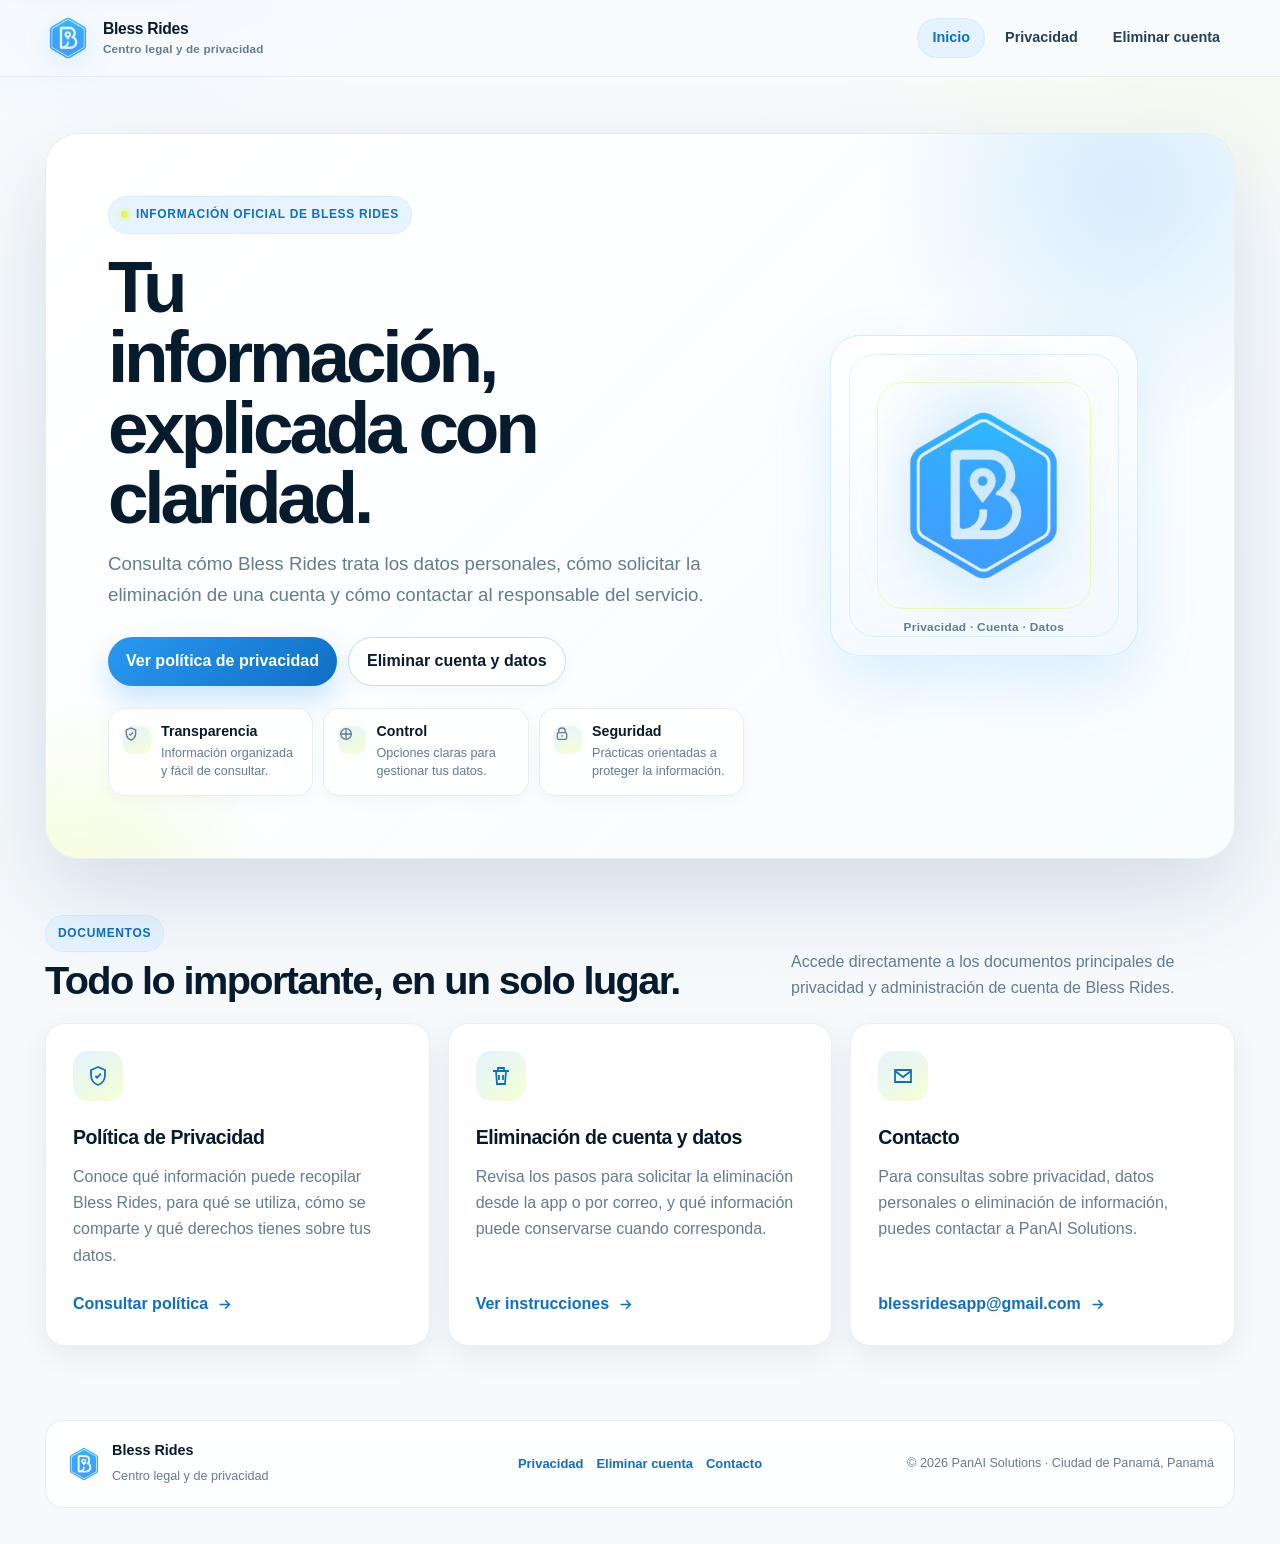
<file: index.html>
<!doctype html>
<html lang="es">
<head>
  <meta charset="utf-8">
  <meta name="viewport" content="width=device-width, initial-scale=1">
  <meta name="description" content="Centro legal y de privacidad de Bless Rides. Consulta la política de privacidad, la eliminación de cuenta y los canales de contacto.">
  <meta name="theme-color" content="#2A99F2">
  <meta name="color-scheme" content="light">
  <meta name="robots" content="index,follow">
  <title>Centro Legal y de Privacidad | Bless Rides</title>
  <link rel="icon" type="image/png" sizes="16x16" href="assets/favicon-16.png">
  <link rel="icon" type="image/png" sizes="32x32" href="assets/favicon-32.png">
  <link rel="icon" type="image/png" sizes="64x64" href="assets/favicon-64.png">
  <link rel="apple-touch-icon" href="assets/apple-touch-icon.png">
  <link rel="manifest" href="site.webmanifest">
  <link rel="stylesheet" href="style.css">
  <script defer src="site.js"></script>
</head>
<body>
  <a class="skip-link" href="#contenido">Saltar al contenido</a>

  <header class="site-header">
    <div class="container nav">
      <a class="brand" href="index.html" aria-label="Bless Rides, centro legal y de privacidad">
        <img src="assets/bless-logo.png" alt="" width="46" height="46">
        <span class="brand-title">Bless Rides<span class="brand-subtitle">Centro legal y de privacidad</span></span>
      </a>
      <nav class="nav-links" aria-label="Navegación principal">
        <a href="index.html" aria-current="page">Inicio</a>
        <a href="privacy-policy.html">Privacidad</a>
        <a href="account-deletion.html">Eliminar cuenta</a>
      </nav>
    </div>
  </header>

  <main id="contenido">
    <section class="hero">
      <div class="container">
        <div class="hero-shell">
          <div class="hero-copy">
            <span class="eyebrow"><span class="eyebrow-dot" aria-hidden="true"></span>Información oficial de Bless Rides</span>
            <h1>Tu información, explicada con claridad.</h1>
            <p class="hero-lead">Consulta cómo Bless Rides trata los datos personales, cómo solicitar la eliminación de una cuenta y cómo contactar al responsable del servicio.</p>

            <div class="hero-actions">
              <a class="btn btn-primary" href="privacy-policy.html">Ver política de privacidad</a>
              <a class="btn btn-ghost" href="account-deletion.html">Eliminar cuenta y datos</a>
            </div>

            <div class="trust-strip" aria-label="Principios del centro legal">
              <div class="trust-item">
                <span class="trust-icon" aria-hidden="true"><svg viewBox="0 0 24 24"><path d="M12 3 5 6v5c0 4.6 2.9 8.7 7 10 4.1-1.3 7-5.4 7-10V6l-7-3Z"/><path d="m9.4 12 1.7 1.7 3.8-4"/></svg></span>
                <div><strong>Transparencia</strong><span>Información organizada y fácil de consultar.</span></div>
              </div>
              <div class="trust-item">
                <span class="trust-icon" aria-hidden="true"><svg viewBox="0 0 24 24"><path d="M4 12h16M12 4v16"/><circle cx="12" cy="12" r="8"/></svg></span>
                <div><strong>Control</strong><span>Opciones claras para gestionar tus datos.</span></div>
              </div>
              <div class="trust-item">
                <span class="trust-icon" aria-hidden="true"><svg viewBox="0 0 24 24"><path d="M7 10V8a5 5 0 0 1 10 0v2"/><rect x="5" y="10" width="14" height="10" rx="2"/><path d="M12 14v2"/></svg></span>
                <div><strong>Seguridad</strong><span>Prácticas orientadas a proteger la información.</span></div>
              </div>
            </div>
          </div>

          <div class="hero-visual" aria-hidden="true">
            <div class="brand-stage">
              <img src="assets/bless-logo.png" alt="">
              <span class="brand-stage-caption">Privacidad · Cuenta · Datos</span>
            </div>
          </div>
        </div>
      </div>
    </section>

    <section class="section" aria-labelledby="documentos-title">
      <div class="container">
        <div class="section-head">
          <div>
            <span class="eyebrow">Documentos</span>
            <h2 id="documentos-title">Todo lo importante, en un solo lugar.</h2>
          </div>
          <p>Accede directamente a los documentos principales de privacidad y administración de cuenta de Bless Rides.</p>
        </div>

        <div class="cards">
          <article class="card">
            <div class="icon-box" aria-hidden="true"><svg viewBox="0 0 24 24"><path d="M12 3 5 6v5c0 4.6 2.9 8.7 7 10 4.1-1.3 7-5.4 7-10V6l-7-3Z"/><path d="m9.4 12 1.7 1.7 3.8-4"/></svg></div>
            <h3>Política de Privacidad</h3>
            <p>Conoce qué información puede recopilar Bless Rides, para qué se utiliza, cómo se comparte y qué derechos tienes sobre tus datos.</p>
            <a class="card-link" href="privacy-policy.html">Consultar política <svg viewBox="0 0 24 24" fill="none" stroke="currentColor" stroke-width="2"><path d="M5 12h14M13 6l6 6-6 6"/></svg></a>
          </article>

          <article class="card">
            <div class="icon-box" aria-hidden="true"><svg viewBox="0 0 24 24"><path d="M4 7h16M9 7V4h6v3M7 7l1 13h8l1-13M10 11v5M14 11v5"/></svg></div>
            <h3>Eliminación de cuenta y datos</h3>
            <p>Revisa los pasos para solicitar la eliminación desde la app o por correo, y qué información puede conservarse cuando corresponda.</p>
            <a class="card-link" href="account-deletion.html">Ver instrucciones <svg viewBox="0 0 24 24" fill="none" stroke="currentColor" stroke-width="2"><path d="M5 12h14M13 6l6 6-6 6"/></svg></a>
          </article>

          <article class="card">
            <div class="icon-box" aria-hidden="true"><svg viewBox="0 0 24 24"><path d="M4 6h16v12H4z"/><path d="m4 7 8 6 8-6"/></svg></div>
            <h3>Contacto</h3>
            <p>Para consultas sobre privacidad, datos personales o eliminación de información, puedes contactar a PanAI Solutions.</p>
            <a class="card-link" href="mailto:blessridesapp@gmail.com">blessridesapp@gmail.com <svg viewBox="0 0 24 24" fill="none" stroke="currentColor" stroke-width="2"><path d="M5 12h14M13 6l6 6-6 6"/></svg></a>
          </article>
        </div>
      </div>
    </section>
  </main>

  <footer class="site-footer">
    <div class="container footer-shell">
      <div class="footer-brand"><img src="assets/bless-logo.png" alt="" width="36" height="36"><div><strong>Bless Rides</strong><span>Centro legal y de privacidad</span></div></div>
      <div class="footer-links"><a href="privacy-policy.html">Privacidad</a><a href="account-deletion.html">Eliminar cuenta</a><a href="mailto:blessridesapp@gmail.com">Contacto</a></div>
      <div class="footer-meta">© 2026 PanAI Solutions · Ciudad de Panamá, Panamá</div>
    </div>
  </footer>
</body>
</html>
</file>
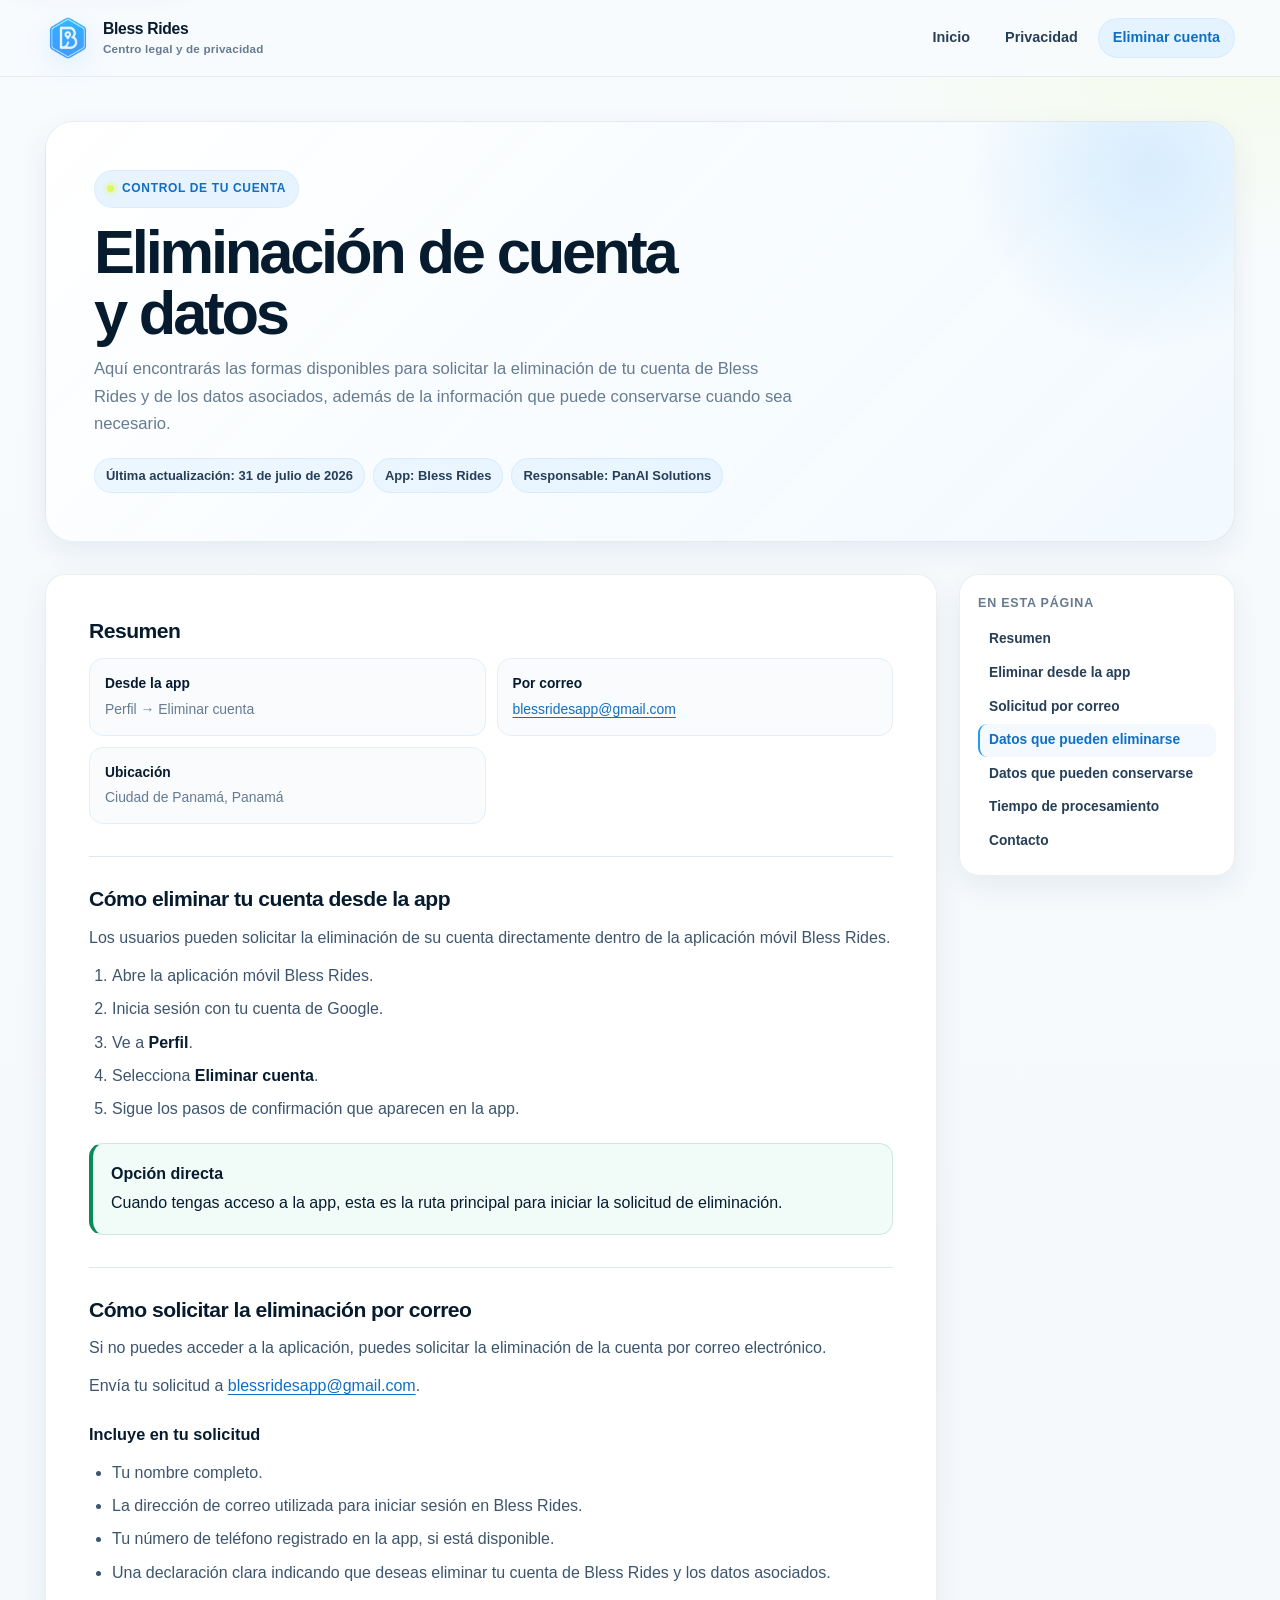
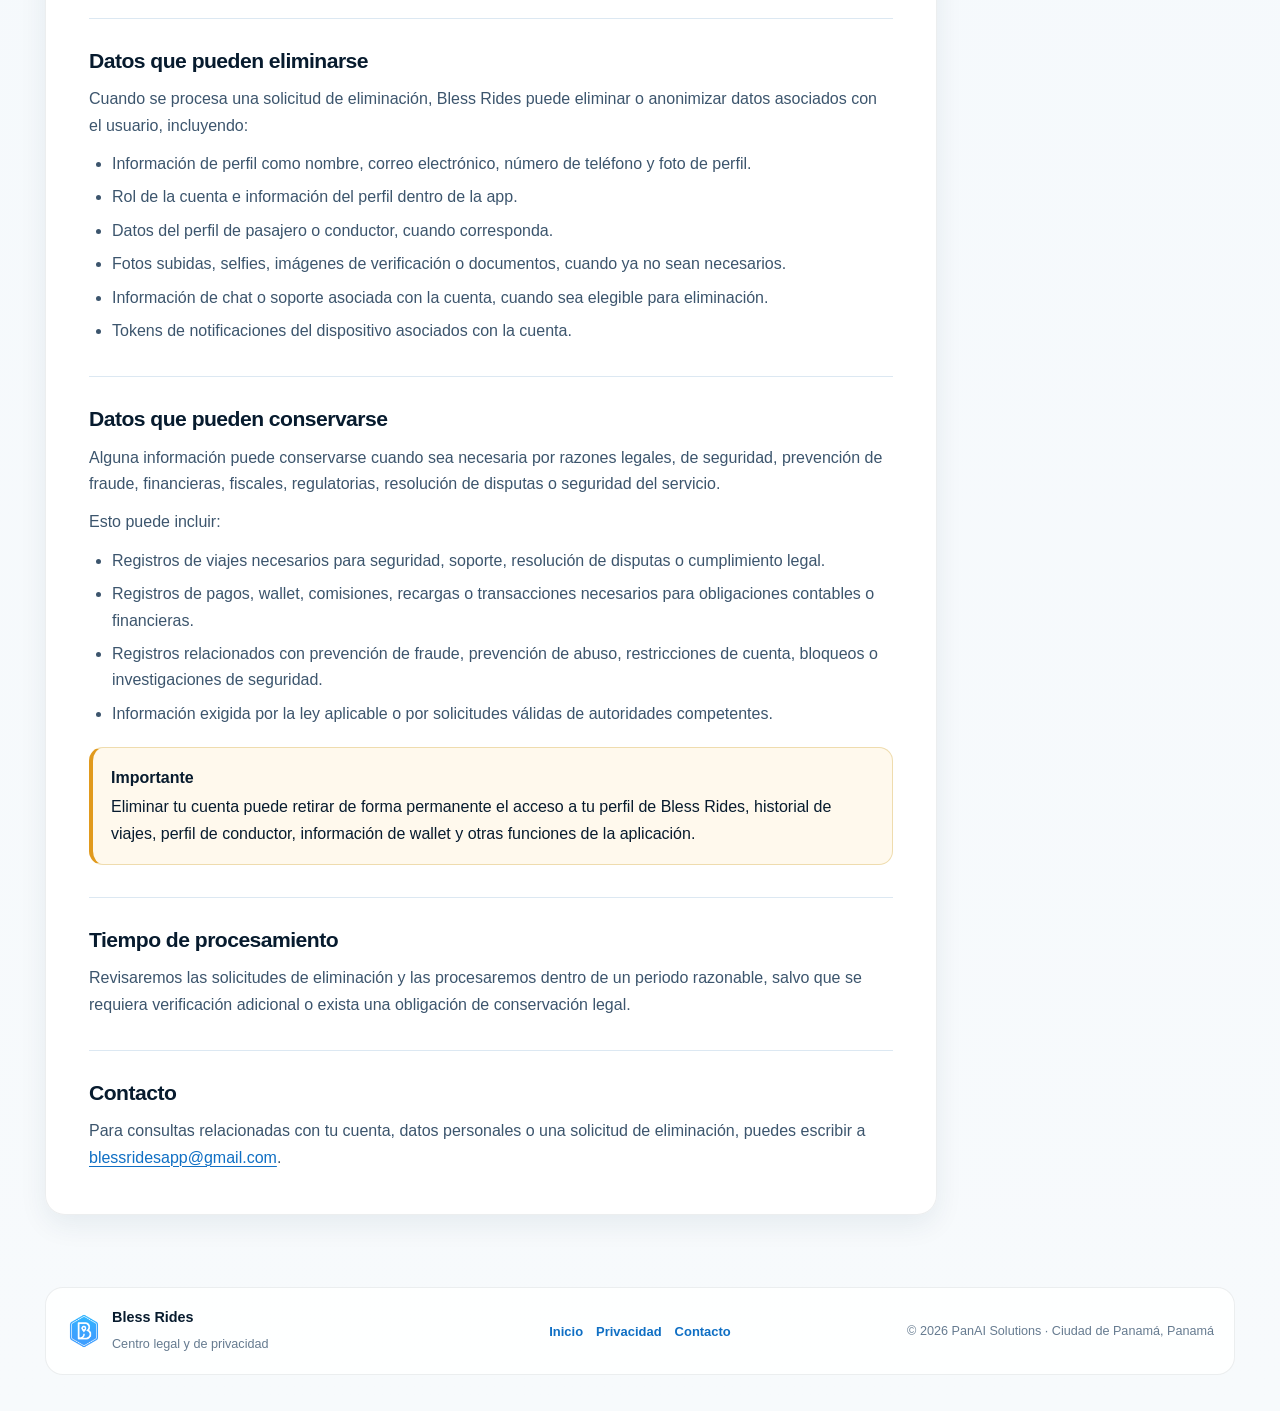
<file: account-deletion.html>
<!doctype html>
<html lang="es">
<head>
  <meta charset="utf-8">
  <meta name="viewport" content="width=device-width, initial-scale=1">
  <meta name="description" content="Instrucciones oficiales para solicitar la eliminación de una cuenta de Bless Rides y sus datos asociados.">
  <meta name="theme-color" content="#2A99F2">
  <meta name="color-scheme" content="light">
  <meta name="robots" content="index,follow">
  <title>Eliminación de Cuenta y Datos | Bless Rides</title>
  <link rel="icon" type="image/png" sizes="16x16" href="assets/favicon-16.png">
  <link rel="icon" type="image/png" sizes="32x32" href="assets/favicon-32.png">
  <link rel="icon" type="image/png" sizes="64x64" href="assets/favicon-64.png">
  <link rel="apple-touch-icon" href="assets/apple-touch-icon.png">
  <link rel="manifest" href="site.webmanifest">
  <link rel="stylesheet" href="style.css">
  <script defer src="site.js"></script>
</head>
<body>
  <a class="skip-link" href="#contenido">Saltar al contenido</a>
  <header class="site-header"><div class="container nav"><a class="brand" href="index.html" aria-label="Bless Rides, centro legal y de privacidad"><img src="assets/bless-logo.png" alt="" width="46" height="46"><span class="brand-title">Bless Rides<span class="brand-subtitle">Centro legal y de privacidad</span></span></a><nav class="nav-links" aria-label="Navegación principal"><a href="index.html">Inicio</a><a href="privacy-policy.html">Privacidad</a><a href="account-deletion.html" aria-current="page">Eliminar cuenta</a></nav></div></header>

  <main id="contenido" class="container">
    <section class="page-hero"><div class="page-hero-shell"><span class="eyebrow"><span class="eyebrow-dot" aria-hidden="true"></span>Control de tu cuenta</span><h1>Eliminación de cuenta y datos</h1><p>Aquí encontrarás las formas disponibles para solicitar la eliminación de tu cuenta de Bless Rides y de los datos asociados, además de la información que puede conservarse cuando sea necesario.</p><div class="meta"><span>Última actualización: 31 de julio de 2026</span><span>App: Bless Rides</span><span>Responsable: PanAI Solutions</span></div></div></section>

    <details class="mobile-toc"><summary>Contenido de esta página</summary><ul><li><a href="#resumen">Resumen</a></li><li><a href="#app">Eliminar desde la app</a></li><li><a href="#correo">Solicitud por correo</a></li><li><a href="#elimina">Datos que pueden eliminarse</a></li><li><a href="#conserva">Datos que pueden conservarse</a></li><li><a href="#tiempo">Tiempo de procesamiento</a></li><li><a href="#contacto">Contacto</a></li></ul></details>

    <div class="doc-layout">
      <article class="document">
        <section id="resumen"><h2>Resumen</h2><div class="data-grid"><div class="data-chip"><strong>Desde la app</strong><span>Perfil → Eliminar cuenta</span></div><div class="data-chip"><strong>Por correo</strong><span><a href="mailto:blessridesapp@gmail.com">blessridesapp@gmail.com</a></span></div><div class="data-chip"><strong>Ubicación</strong><span>Ciudad de Panamá, Panamá</span></div></div></section>
        <section id="app"><h2>Cómo eliminar tu cuenta desde la app</h2><p>Los usuarios pueden solicitar la eliminación de su cuenta directamente dentro de la aplicación móvil Bless Rides.</p><ol><li>Abre la aplicación móvil Bless Rides.</li><li>Inicia sesión con tu cuenta de Google.</li><li>Ve a <strong>Perfil</strong>.</li><li>Selecciona <strong>Eliminar cuenta</strong>.</li><li>Sigue los pasos de confirmación que aparecen en la app.</li></ol><div class="callout success"><strong>Opción directa</strong>Cuando tengas acceso a la app, esta es la ruta principal para iniciar la solicitud de eliminación.</div></section>
        <section id="correo"><h2>Cómo solicitar la eliminación por correo</h2><p>Si no puedes acceder a la aplicación, puedes solicitar la eliminación de la cuenta por correo electrónico.</p><p>Envía tu solicitud a <a href="mailto:blessridesapp@gmail.com">blessridesapp@gmail.com</a>.</p><h3>Incluye en tu solicitud</h3><ul><li>Tu nombre completo.</li><li>La dirección de correo utilizada para iniciar sesión en Bless Rides.</li><li>Tu número de teléfono registrado en la app, si está disponible.</li><li>Una declaración clara indicando que deseas eliminar tu cuenta de Bless Rides y los datos asociados.</li></ul></section>
        <section id="elimina"><h2>Datos que pueden eliminarse</h2><p>Cuando se procesa una solicitud de eliminación, Bless Rides puede eliminar o anonimizar datos asociados con el usuario, incluyendo:</p><ul><li>Información de perfil como nombre, correo electrónico, número de teléfono y foto de perfil.</li><li>Rol de la cuenta e información del perfil dentro de la app.</li><li>Datos del perfil de pasajero o conductor, cuando corresponda.</li><li>Fotos subidas, selfies, imágenes de verificación o documentos, cuando ya no sean necesarios.</li><li>Información de chat o soporte asociada con la cuenta, cuando sea elegible para eliminación.</li><li>Tokens de notificaciones del dispositivo asociados con la cuenta.</li></ul></section>
        <section id="conserva"><h2>Datos que pueden conservarse</h2><p>Alguna información puede conservarse cuando sea necesaria por razones legales, de seguridad, prevención de fraude, financieras, fiscales, regulatorias, resolución de disputas o seguridad del servicio.</p><p>Esto puede incluir:</p><ul><li>Registros de viajes necesarios para seguridad, soporte, resolución de disputas o cumplimiento legal.</li><li>Registros de pagos, wallet, comisiones, recargas o transacciones necesarios para obligaciones contables o financieras.</li><li>Registros relacionados con prevención de fraude, prevención de abuso, restricciones de cuenta, bloqueos o investigaciones de seguridad.</li><li>Información exigida por la ley aplicable o por solicitudes válidas de autoridades competentes.</li></ul><div class="callout warning"><strong>Importante</strong>Eliminar tu cuenta puede retirar de forma permanente el acceso a tu perfil de Bless Rides, historial de viajes, perfil de conductor, información de wallet y otras funciones de la aplicación.</div></section>
        <section id="tiempo"><h2>Tiempo de procesamiento</h2><p>Revisaremos las solicitudes de eliminación y las procesaremos dentro de un periodo razonable, salvo que se requiera verificación adicional o exista una obligación de conservación legal.</p></section>
        <section id="contacto"><h2>Contacto</h2><p>Para consultas relacionadas con tu cuenta, datos personales o una solicitud de eliminación, puedes escribir a <a href="mailto:blessridesapp@gmail.com">blessridesapp@gmail.com</a>.</p></section>
      </article>
      <aside class="toc" aria-label="Contenido de la página"><p class="toc-title">En esta página</p><ul><li><a href="#resumen">Resumen</a></li><li><a href="#app">Eliminar desde la app</a></li><li><a href="#correo">Solicitud por correo</a></li><li><a href="#elimina">Datos que pueden eliminarse</a></li><li><a href="#conserva">Datos que pueden conservarse</a></li><li><a href="#tiempo">Tiempo de procesamiento</a></li><li><a href="#contacto">Contacto</a></li></ul></aside>
    </div>
  </main>

  <footer class="site-footer"><div class="container footer-shell"><div class="footer-brand"><img src="assets/bless-logo.png" alt="" width="36" height="36"><div><strong>Bless Rides</strong><span>Centro legal y de privacidad</span></div></div><div class="footer-links"><a href="index.html">Inicio</a><a href="privacy-policy.html">Privacidad</a><a href="mailto:blessridesapp@gmail.com">Contacto</a></div><div class="footer-meta">© 2026 PanAI Solutions · Ciudad de Panamá, Panamá</div></div></footer>
</body>
</html>
</file>
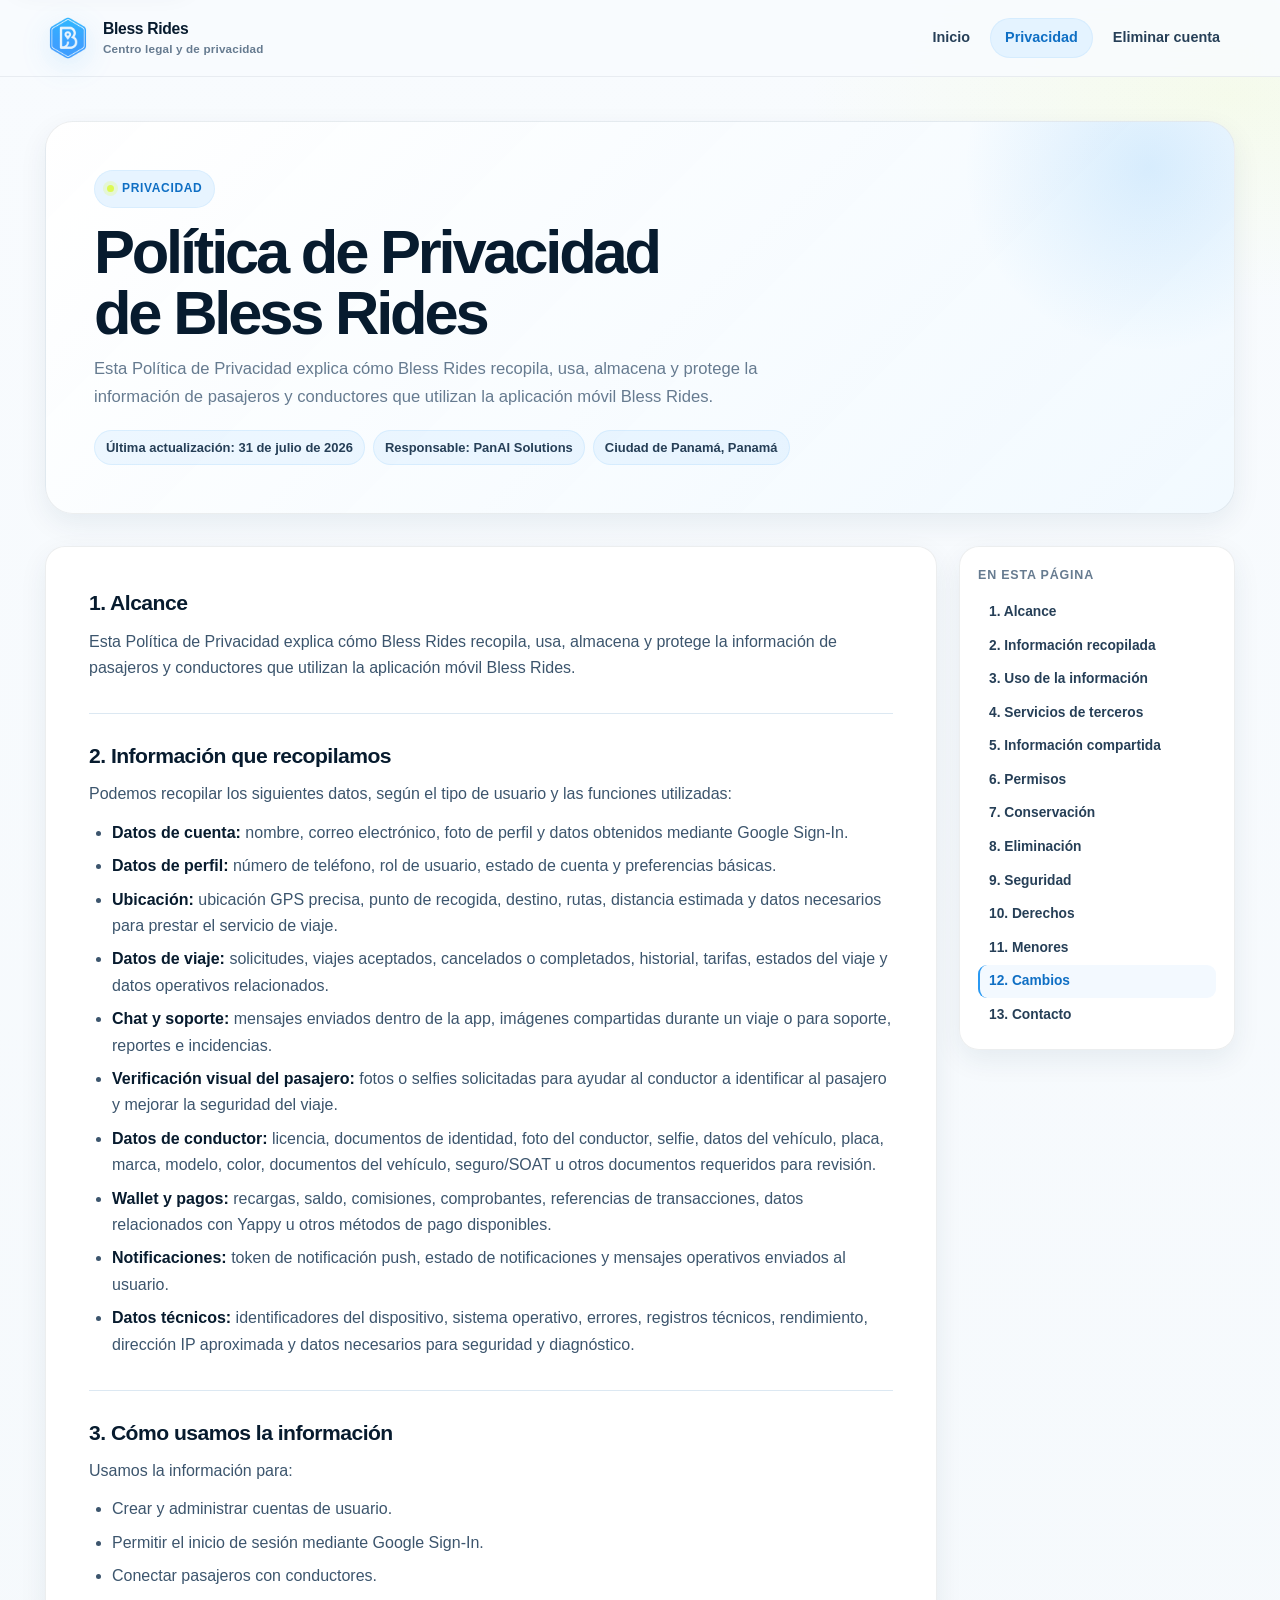
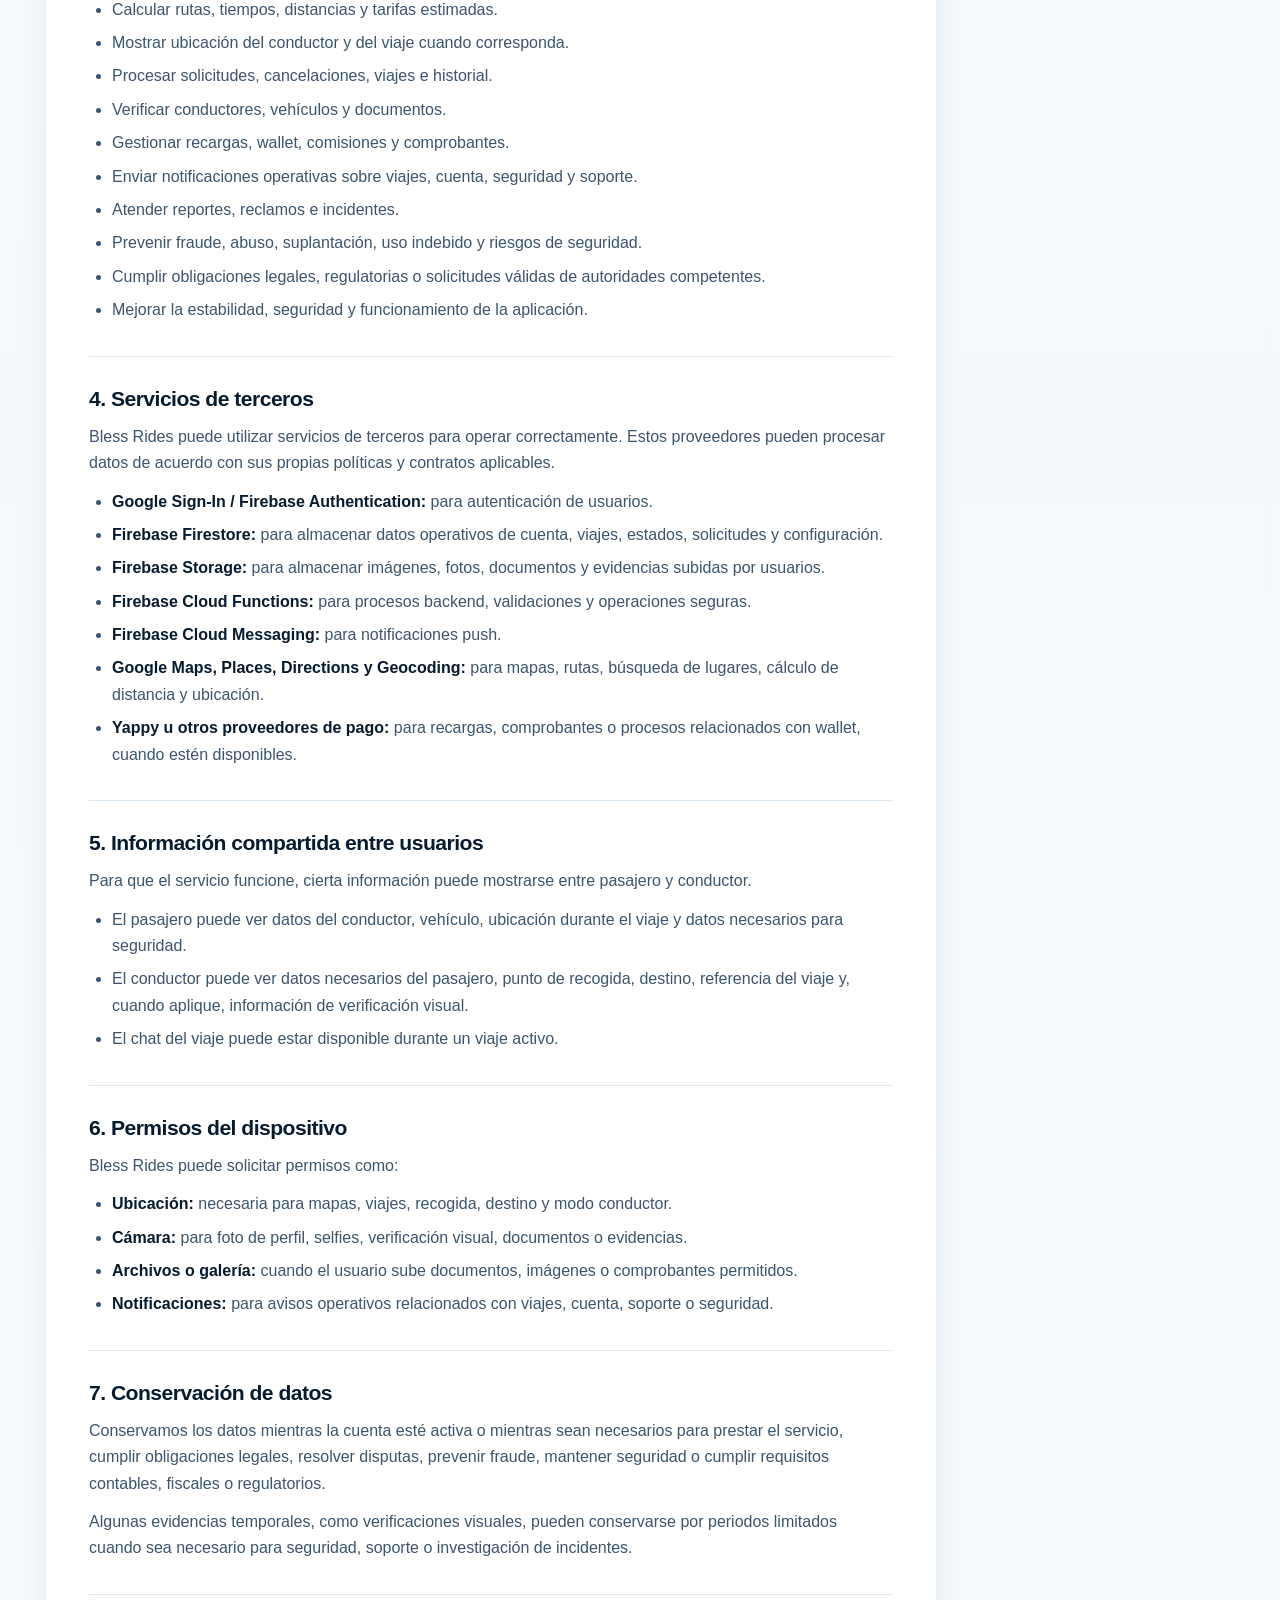
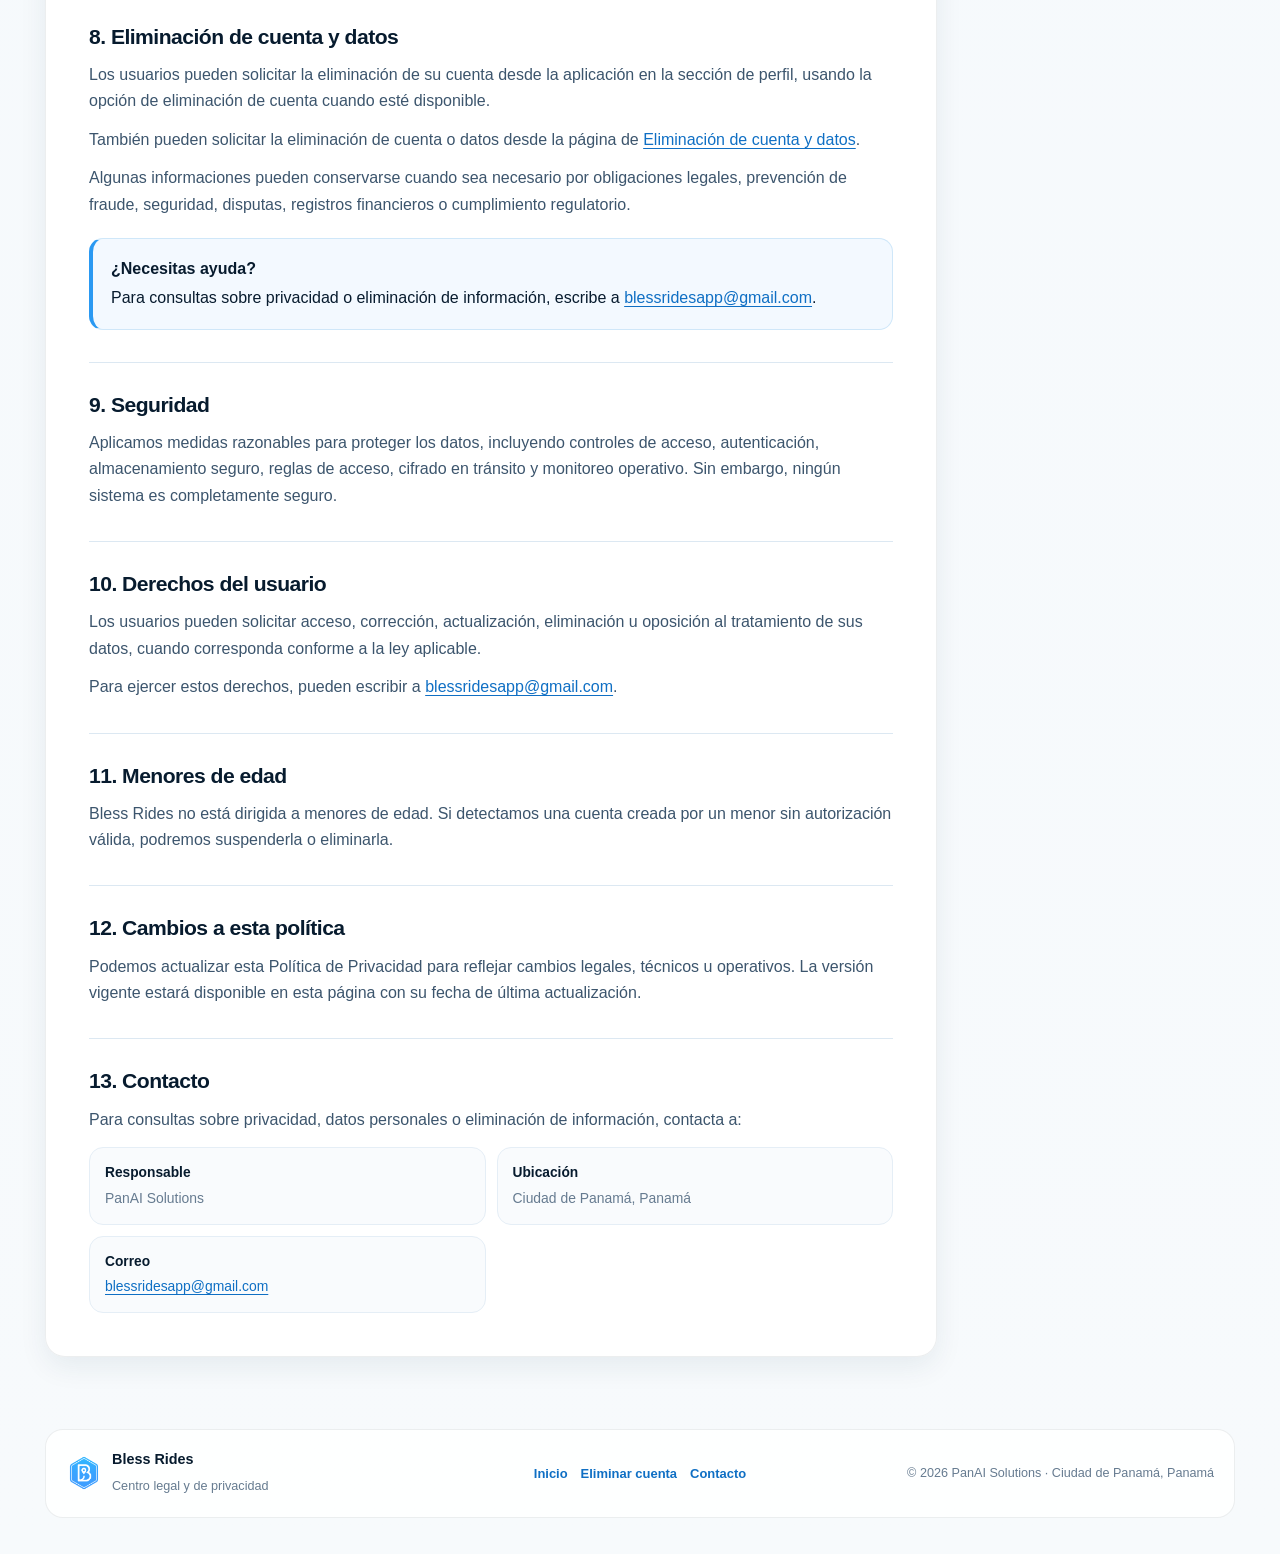
<file: privacy-policy.html>
<!doctype html>
<html lang="es">
<head>
  <meta charset="utf-8">
  <meta name="viewport" content="width=device-width, initial-scale=1">
  <meta name="description" content="Política de Privacidad oficial de Bless Rides.">
  <meta name="theme-color" content="#2A99F2">
  <meta name="color-scheme" content="light">
  <meta name="robots" content="index,follow">
  <title>Política de Privacidad | Bless Rides</title>
  <link rel="icon" type="image/png" sizes="16x16" href="assets/favicon-16.png">
  <link rel="icon" type="image/png" sizes="32x32" href="assets/favicon-32.png">
  <link rel="icon" type="image/png" sizes="64x64" href="assets/favicon-64.png">
  <link rel="apple-touch-icon" href="assets/apple-touch-icon.png">
  <link rel="manifest" href="site.webmanifest">
  <link rel="stylesheet" href="style.css">
  <script defer src="site.js"></script>
</head>
<body>
  <a class="skip-link" href="#contenido">Saltar al contenido</a>
  <header class="site-header">
    <div class="container nav">
      <a class="brand" href="index.html" aria-label="Bless Rides, centro legal y de privacidad"><img src="assets/bless-logo.png" alt="" width="46" height="46"><span class="brand-title">Bless Rides<span class="brand-subtitle">Centro legal y de privacidad</span></span></a>
      <nav class="nav-links" aria-label="Navegación principal"><a href="index.html">Inicio</a><a href="privacy-policy.html" aria-current="page">Privacidad</a><a href="account-deletion.html">Eliminar cuenta</a></nav>
    </div>
  </header>

  <main id="contenido" class="container">
    <section class="page-hero">
      <div class="page-hero-shell">
        <span class="eyebrow"><span class="eyebrow-dot" aria-hidden="true"></span>Privacidad</span>
        <h1>Política de Privacidad de Bless Rides</h1>
        <p>Esta Política de Privacidad explica cómo Bless Rides recopila, usa, almacena y protege la información de pasajeros y conductores que utilizan la aplicación móvil Bless Rides.</p>
        <div class="meta"><span>Última actualización: 31 de julio de 2026</span><span>Responsable: PanAI Solutions</span><span>Ciudad de Panamá, Panamá</span></div>
      </div>
    </section>

    <details class="mobile-toc"><summary>Contenido de esta página</summary><ul>
      <li><a href="#alcance">1. Alcance</a></li><li><a href="#informacion">2. Información recopilada</a></li><li><a href="#uso">3. Uso de la información</a></li><li><a href="#terceros">4. Servicios de terceros</a></li><li><a href="#compartida">5. Información compartida</a></li><li><a href="#permisos">6. Permisos</a></li><li><a href="#conservacion">7. Conservación</a></li><li><a href="#eliminacion">8. Eliminación</a></li><li><a href="#seguridad">9. Seguridad</a></li><li><a href="#derechos">10. Derechos</a></li><li><a href="#menores">11. Menores</a></li><li><a href="#cambios">12. Cambios</a></li><li><a href="#contacto">13. Contacto</a></li>
    </ul></details>

    <div class="doc-layout">
      <article class="document">
        <section id="alcance"><h2>1. Alcance</h2><p>Esta Política de Privacidad explica cómo Bless Rides recopila, usa, almacena y protege la información de pasajeros y conductores que utilizan la aplicación móvil Bless Rides.</p></section>
        <section id="informacion"><h2>2. Información que recopilamos</h2><p>Podemos recopilar los siguientes datos, según el tipo de usuario y las funciones utilizadas:</p><ul>
          <li><strong>Datos de cuenta:</strong> nombre, correo electrónico, foto de perfil y datos obtenidos mediante Google Sign-In.</li>
          <li><strong>Datos de perfil:</strong> número de teléfono, rol de usuario, estado de cuenta y preferencias básicas.</li>
          <li><strong>Ubicación:</strong> ubicación GPS precisa, punto de recogida, destino, rutas, distancia estimada y datos necesarios para prestar el servicio de viaje.</li>
          <li><strong>Datos de viaje:</strong> solicitudes, viajes aceptados, cancelados o completados, historial, tarifas, estados del viaje y datos operativos relacionados.</li>
          <li><strong>Chat y soporte:</strong> mensajes enviados dentro de la app, imágenes compartidas durante un viaje o para soporte, reportes e incidencias.</li>
          <li><strong>Verificación visual del pasajero:</strong> fotos o selfies solicitadas para ayudar al conductor a identificar al pasajero y mejorar la seguridad del viaje.</li>
          <li><strong>Datos de conductor:</strong> licencia, documentos de identidad, foto del conductor, selfie, datos del vehículo, placa, marca, modelo, color, documentos del vehículo, seguro/SOAT u otros documentos requeridos para revisión.</li>
          <li><strong>Wallet y pagos:</strong> recargas, saldo, comisiones, comprobantes, referencias de transacciones, datos relacionados con Yappy u otros métodos de pago disponibles.</li>
          <li><strong>Notificaciones:</strong> token de notificación push, estado de notificaciones y mensajes operativos enviados al usuario.</li>
          <li><strong>Datos técnicos:</strong> identificadores del dispositivo, sistema operativo, errores, registros técnicos, rendimiento, dirección IP aproximada y datos necesarios para seguridad y diagnóstico.</li>
        </ul></section>
        <section id="uso"><h2>3. Cómo usamos la información</h2><p>Usamos la información para:</p><ul>
          <li>Crear y administrar cuentas de usuario.</li><li>Permitir el inicio de sesión mediante Google Sign-In.</li><li>Conectar pasajeros con conductores.</li><li>Calcular rutas, tiempos, distancias y tarifas estimadas.</li><li>Mostrar ubicación del conductor y del viaje cuando corresponda.</li><li>Procesar solicitudes, cancelaciones, viajes e historial.</li><li>Verificar conductores, vehículos y documentos.</li><li>Gestionar recargas, wallet, comisiones y comprobantes.</li><li>Enviar notificaciones operativas sobre viajes, cuenta, seguridad y soporte.</li><li>Atender reportes, reclamos e incidentes.</li><li>Prevenir fraude, abuso, suplantación, uso indebido y riesgos de seguridad.</li><li>Cumplir obligaciones legales, regulatorias o solicitudes válidas de autoridades competentes.</li><li>Mejorar la estabilidad, seguridad y funcionamiento de la aplicación.</li>
        </ul></section>
        <section id="terceros"><h2>4. Servicios de terceros</h2><p>Bless Rides puede utilizar servicios de terceros para operar correctamente. Estos proveedores pueden procesar datos de acuerdo con sus propias políticas y contratos aplicables.</p><ul>
          <li><strong>Google Sign-In / Firebase Authentication:</strong> para autenticación de usuarios.</li><li><strong>Firebase Firestore:</strong> para almacenar datos operativos de cuenta, viajes, estados, solicitudes y configuración.</li><li><strong>Firebase Storage:</strong> para almacenar imágenes, fotos, documentos y evidencias subidas por usuarios.</li><li><strong>Firebase Cloud Functions:</strong> para procesos backend, validaciones y operaciones seguras.</li><li><strong>Firebase Cloud Messaging:</strong> para notificaciones push.</li><li><strong>Google Maps, Places, Directions y Geocoding:</strong> para mapas, rutas, búsqueda de lugares, cálculo de distancia y ubicación.</li><li><strong>Yappy u otros proveedores de pago:</strong> para recargas, comprobantes o procesos relacionados con wallet, cuando estén disponibles.</li>
        </ul></section>
        <section id="compartida"><h2>5. Información compartida entre usuarios</h2><p>Para que el servicio funcione, cierta información puede mostrarse entre pasajero y conductor.</p><ul><li>El pasajero puede ver datos del conductor, vehículo, ubicación durante el viaje y datos necesarios para seguridad.</li><li>El conductor puede ver datos necesarios del pasajero, punto de recogida, destino, referencia del viaje y, cuando aplique, información de verificación visual.</li><li>El chat del viaje puede estar disponible durante un viaje activo.</li></ul></section>
        <section id="permisos"><h2>6. Permisos del dispositivo</h2><p>Bless Rides puede solicitar permisos como:</p><ul><li><strong>Ubicación:</strong> necesaria para mapas, viajes, recogida, destino y modo conductor.</li><li><strong>Cámara:</strong> para foto de perfil, selfies, verificación visual, documentos o evidencias.</li><li><strong>Archivos o galería:</strong> cuando el usuario sube documentos, imágenes o comprobantes permitidos.</li><li><strong>Notificaciones:</strong> para avisos operativos relacionados con viajes, cuenta, soporte o seguridad.</li></ul></section>
        <section id="conservacion"><h2>7. Conservación de datos</h2><p>Conservamos los datos mientras la cuenta esté activa o mientras sean necesarios para prestar el servicio, cumplir obligaciones legales, resolver disputas, prevenir fraude, mantener seguridad o cumplir requisitos contables, fiscales o regulatorios.</p><p>Algunas evidencias temporales, como verificaciones visuales, pueden conservarse por periodos limitados cuando sea necesario para seguridad, soporte o investigación de incidentes.</p></section>
        <section id="eliminacion"><h2>8. Eliminación de cuenta y datos</h2><p>Los usuarios pueden solicitar la eliminación de su cuenta desde la aplicación en la sección de perfil, usando la opción de eliminación de cuenta cuando esté disponible.</p><p>También pueden solicitar la eliminación de cuenta o datos desde la página de <a href="account-deletion.html">Eliminación de cuenta y datos</a>.</p><p>Algunas informaciones pueden conservarse cuando sea necesario por obligaciones legales, prevención de fraude, seguridad, disputas, registros financieros o cumplimiento regulatorio.</p><div class="callout"><strong>¿Necesitas ayuda?</strong>Para consultas sobre privacidad o eliminación de información, escribe a <a href="mailto:blessridesapp@gmail.com">blessridesapp@gmail.com</a>.</div></section>
        <section id="seguridad"><h2>9. Seguridad</h2><p>Aplicamos medidas razonables para proteger los datos, incluyendo controles de acceso, autenticación, almacenamiento seguro, reglas de acceso, cifrado en tránsito y monitoreo operativo. Sin embargo, ningún sistema es completamente seguro.</p></section>
        <section id="derechos"><h2>10. Derechos del usuario</h2><p>Los usuarios pueden solicitar acceso, corrección, actualización, eliminación u oposición al tratamiento de sus datos, cuando corresponda conforme a la ley aplicable.</p><p>Para ejercer estos derechos, pueden escribir a <a href="mailto:blessridesapp@gmail.com">blessridesapp@gmail.com</a>.</p></section>
        <section id="menores"><h2>11. Menores de edad</h2><p>Bless Rides no está dirigida a menores de edad. Si detectamos una cuenta creada por un menor sin autorización válida, podremos suspenderla o eliminarla.</p></section>
        <section id="cambios"><h2>12. Cambios a esta política</h2><p>Podemos actualizar esta Política de Privacidad para reflejar cambios legales, técnicos u operativos. La versión vigente estará disponible en esta página con su fecha de última actualización.</p></section>
        <section id="contacto"><h2>13. Contacto</h2><p>Para consultas sobre privacidad, datos personales o eliminación de información, contacta a:</p><div class="data-grid"><div class="data-chip"><strong>Responsable</strong><span>PanAI Solutions</span></div><div class="data-chip"><strong>Ubicación</strong><span>Ciudad de Panamá, Panamá</span></div><div class="data-chip"><strong>Correo</strong><span><a href="mailto:blessridesapp@gmail.com">blessridesapp@gmail.com</a></span></div></div></section>
      </article>

      <aside class="toc" aria-label="Contenido de la política"><p class="toc-title">En esta página</p><ul>
        <li><a href="#alcance">1. Alcance</a></li><li><a href="#informacion">2. Información recopilada</a></li><li><a href="#uso">3. Uso de la información</a></li><li><a href="#terceros">4. Servicios de terceros</a></li><li><a href="#compartida">5. Información compartida</a></li><li><a href="#permisos">6. Permisos</a></li><li><a href="#conservacion">7. Conservación</a></li><li><a href="#eliminacion">8. Eliminación</a></li><li><a href="#seguridad">9. Seguridad</a></li><li><a href="#derechos">10. Derechos</a></li><li><a href="#menores">11. Menores</a></li><li><a href="#cambios">12. Cambios</a></li><li><a href="#contacto">13. Contacto</a></li>
      </ul></aside>
    </div>
  </main>

  <footer class="site-footer"><div class="container footer-shell"><div class="footer-brand"><img src="assets/bless-logo.png" alt="" width="36" height="36"><div><strong>Bless Rides</strong><span>Centro legal y de privacidad</span></div></div><div class="footer-links"><a href="index.html">Inicio</a><a href="account-deletion.html">Eliminar cuenta</a><a href="mailto:blessridesapp@gmail.com">Contacto</a></div><div class="footer-meta">© 2026 PanAI Solutions · Ciudad de Panamá, Panamá</div></div></footer>
</body>
</html>
</file>
<file: style.css>
:root {
  --brand: #2a99f2;
  --brand-600: #1d86dc;
  --brand-700: #0f6fc4;
  --brand-800: #0b579b;
  --brand-050: #f3f9ff;
  --brand-100: #e4f3ff;
  --brand-200: #cce9ff;
  --lime: #ddf955;
  --lime-soft: #f6ffd3;
  --ink: #071b2e;
  --ink-2: #263f57;
  --muted: #667b90;
  --muted-2: #8394a6;
  --line: #dce8f2;
  --line-strong: #cbdbe8;
  --paper: #ffffff;
  --canvas: #f5f9fc;
  --success: #0a8a5b;
  --warning: #c17a09;
  --shadow-xs: 0 3px 12px rgba(12, 52, 87, .045);
  --shadow-sm: 0 10px 28px rgba(12, 52, 87, .075);
  --shadow-md: 0 20px 50px rgba(12, 52, 87, .11);
  --shadow-lg: 0 34px 90px rgba(12, 52, 87, .14);
  --radius-sm: 14px;
  --radius-md: 20px;
  --radius-lg: 28px;
  --radius-xl: 34px;
  --max: 1190px;
  --header-h: 76px;
}

* { box-sizing: border-box; }
html { scroll-behavior: smooth; scroll-padding-top: 96px; }
body {
  margin: 0;
  min-height: 100vh;
  font-family: ui-sans-serif, -apple-system, BlinkMacSystemFont, "Segoe UI", Roboto, Helvetica, Arial, sans-serif;
  color: var(--ink);
  line-height: 1.65;
  background:
    radial-gradient(760px 360px at 6% -7%, rgba(42, 153, 242, .15), transparent 64%),
    radial-gradient(640px 310px at 96% 2%, rgba(221, 249, 85, .11), transparent 66%),
    linear-gradient(180deg, #f8fbfe 0%, var(--canvas) 42%, #f7fafc 100%);
  -webkit-font-smoothing: antialiased;
  text-rendering: optimizeLegibility;
}

a { color: var(--brand-700); text-decoration-thickness: 1.4px; text-underline-offset: 3px; }
a:hover { color: var(--brand-800); }
img { display: block; max-width: 100%; }
button, a { -webkit-tap-highlight-color: transparent; }
::selection { background: rgba(42, 153, 242, .2); color: var(--ink); }

.skip-link {
  position: fixed;
  z-index: 9999;
  left: 16px;
  top: 12px;
  transform: translateY(-170%);
  padding: 10px 14px;
  border-radius: 10px;
  background: var(--ink);
  color: #fff;
  font-weight: 800;
  text-decoration: none;
  box-shadow: var(--shadow-sm);
}
.skip-link:focus { transform: none; }
:focus-visible { outline: 3px solid rgba(42, 153, 242, .42); outline-offset: 3px; border-radius: 8px; }

.container { width: min(calc(100% - 36px), var(--max)); margin-inline: auto; }

/* Header */
.site-header {
  position: sticky;
  top: 0;
  z-index: 100;
  background: rgba(248, 251, 254, .86);
  backdrop-filter: saturate(155%) blur(18px);
  -webkit-backdrop-filter: saturate(155%) blur(18px);
  border-bottom: 1px solid rgba(7, 27, 46, .065);
  transition: box-shadow .18s ease, background .18s ease;
}
.site-header.is-scrolled { background: rgba(248, 251, 254, .94); box-shadow: 0 8px 26px rgba(12, 52, 87, .07); }
.nav { min-height: var(--header-h); display: flex; align-items: center; justify-content: space-between; gap: 24px; }
.brand { display: inline-flex; align-items: center; gap: 12px; min-width: max-content; color: var(--ink); text-decoration: none; }
.brand img { width: 46px; height: 46px; filter: drop-shadow(0 8px 14px rgba(42, 153, 242, .2)); }
.brand-title { font-size: .98rem; font-weight: 900; letter-spacing: -.02em; line-height: 1.05; }
.brand-subtitle { display: block; margin-top: 5px; color: var(--muted); font-size: .73rem; font-weight: 750; letter-spacing: .015em; }
.nav-links { display: flex; align-items: center; gap: 5px; }
.nav-links a {
  display: inline-flex;
  align-items: center;
  min-height: 40px;
  padding: 0 14px;
  border: 1px solid transparent;
  border-radius: 999px;
  color: var(--ink-2);
  font-size: .9rem;
  font-weight: 800;
  text-decoration: none;
}
.nav-links a:hover { color: var(--brand-700); background: rgba(42, 153, 242, .065); }
.nav-links a[aria-current="page"] { color: var(--brand-700); background: var(--brand-100); border-color: rgba(42, 153, 242, .08); }

/* Shared labels */
.eyebrow {
  display: inline-flex;
  align-items: center;
  gap: 8px;
  width: fit-content;
  padding: 8px 12px;
  border: 1px solid rgba(42, 153, 242, .08);
  border-radius: 999px;
  background: rgba(228, 243, 255, .86);
  color: var(--brand-700);
  font-size: .75rem;
  font-weight: 900;
  letter-spacing: .055em;
  text-transform: uppercase;
}
.eyebrow-dot { width: 7px; height: 7px; border-radius: 50%; background: var(--lime); box-shadow: 0 0 0 4px rgba(221, 249, 85, .24); }

/* Home hero */
.hero { padding: 56px 0 28px; }
.hero-shell {
  position: relative;
  isolation: isolate;
  overflow: hidden;
  display: grid;
  grid-template-columns: minmax(0, 1.15fr) minmax(260px, .68fr);
  gap: clamp(26px, 4vw, 52px);
  align-items: center;
  padding: clamp(36px, 5vw, 62px);
  border: 1px solid rgba(7, 27, 46, .075);
  border-radius: var(--radius-xl);
  background: linear-gradient(135deg, rgba(255, 255, 255, .98), rgba(247, 252, 255, .94));
  box-shadow: var(--shadow-lg);
}
.hero-shell::before {
  content: "";
  position: absolute;
  z-index: -1;
  width: 520px;
  height: 520px;
  right: -150px;
  top: -210px;
  border-radius: 50%;
  background: radial-gradient(circle, rgba(42, 153, 242, .17), rgba(42, 153, 242, 0) 68%);
}
.hero-shell::after {
  content: "";
  position: absolute;
  z-index: -1;
  width: 420px;
  height: 420px;
  left: -190px;
  bottom: -260px;
  border-radius: 50%;
  background: radial-gradient(circle, rgba(221, 249, 85, .23), rgba(221, 249, 85, 0) 70%);
}
.hero-copy { min-width: 0; }
.hero h1 {
  max-width: 10.8ch;
  margin: 18px 0 16px;
  font-size: clamp(3.05rem, 5.7vw, 5.35rem);
  line-height: .965;
  letter-spacing: -.058em;
}
.hero-lead { max-width: 63ch; margin: 0; color: var(--muted); font-size: clamp(1.03rem, 1.55vw, 1.17rem); }
.hero-actions { display: flex; flex-wrap: wrap; gap: 11px; margin-top: 26px; }
.btn {
  display: inline-flex;
  align-items: center;
  justify-content: center;
  min-height: 49px;
  padding: 0 18px;
  border-radius: 999px;
  font-weight: 900;
  text-decoration: none;
  transition: transform .16s ease, box-shadow .16s ease, background .16s ease, border-color .16s ease;
}
.btn:hover { transform: translateY(-1px); text-decoration: none; }
.btn-primary { color: #fff; background: linear-gradient(135deg, var(--brand), var(--brand-700)); box-shadow: 0 13px 28px rgba(42, 153, 242, .25); }
.btn-primary:hover { color: #fff; box-shadow: 0 16px 34px rgba(42, 153, 242, .3); }
.btn-ghost { color: var(--ink); background: rgba(255, 255, 255, .9); border: 1px solid var(--line-strong); box-shadow: var(--shadow-xs); }
.btn-ghost:hover { color: var(--ink); border-color: rgba(42, 153, 242, .3); background: #fff; }

.trust-strip { display: grid; grid-template-columns: repeat(3, minmax(0, 1fr)); gap: 10px; margin-top: 22px; }
.trust-item {
  display: grid;
  grid-template-columns: 28px minmax(0, 1fr);
  gap: 10px;
  align-items: start;
  padding: 14px;
  border: 1px solid rgba(7, 27, 46, .075);
  border-radius: 16px;
  background: rgba(255, 255, 255, .76);
  box-shadow: 0 5px 16px rgba(12, 52, 87, .035);
}
.trust-icon { width: 28px; height: 28px; display: grid; place-items: center; border-radius: 9px; background: linear-gradient(145deg, var(--brand-100), var(--lime-soft)); color: var(--brand-700); }
.trust-icon svg { width: 16px; height: 16px; fill: none; stroke: currentColor; stroke-width: 2; }
.trust-item strong { display: block; font-size: .89rem; line-height: 1.25; }
.trust-item span { display: block; margin-top: 3px; color: var(--muted); font-size: .79rem; line-height: 1.45; }

.hero-visual { min-width: 0; display: flex; justify-content: center; }
.brand-stage {
  position: relative;
  width: min(308px, 100%);
  aspect-ratio: .96;
  display: grid;
  place-items: center;
  padding: 30px;
  border: 1px solid rgba(42, 153, 242, .16);
  border-radius: 30px;
  background:
    radial-gradient(circle at 50% 32%, rgba(42, 153, 242, .12), transparent 42%),
    linear-gradient(160deg, rgba(255,255,255,.98), rgba(239,248,255,.9));
  box-shadow: 0 26px 62px rgba(42, 153, 242, .14), inset 0 1px 0 rgba(255,255,255,.9);
}
.brand-stage::before,
.brand-stage::after { content: ""; position: absolute; inset: 18px; border-radius: 26px; border: 1px solid rgba(42, 153, 242, .13); pointer-events: none; }
.brand-stage::after { inset: 46px; border-color: rgba(221, 249, 85, .44); }
.brand-stage img { width: 76%; filter: drop-shadow(0 17px 28px rgba(42, 153, 242, .22)); }
.brand-stage-caption { position: absolute; left: 0; right: 0; bottom: 18px; text-align: center; color: var(--muted); font-size: .74rem; font-weight: 800; letter-spacing: .025em; }

/* Home documents */
.section { padding: 28px 0 74px; }
.section-head { display: grid; grid-template-columns: minmax(0, 1fr) minmax(280px, .62fr); gap: 30px; align-items: end; margin-bottom: 22px; }
.section-head h2 { margin: 7px 0 0; font-size: clamp(1.9rem, 3.1vw, 2.65rem); line-height: 1.06; letter-spacing: -.04em; }
.section-head p { margin: 0; color: var(--muted); }
.cards { display: grid; grid-template-columns: repeat(3, minmax(0, 1fr)); gap: 18px; }
.card {
  position: relative;
  overflow: hidden;
  min-height: 278px;
  display: flex;
  flex-direction: column;
  padding: 27px;
  border: 1px solid rgba(7, 27, 46, .075);
  border-radius: var(--radius-md);
  background: rgba(255, 255, 255, .92);
  box-shadow: var(--shadow-sm);
  transition: transform .16s ease, box-shadow .16s ease, border-color .16s ease;
}
.card::before { content: ""; position: absolute; inset: 0 0 auto 0; height: 3px; background: linear-gradient(90deg, var(--brand), var(--lime)); opacity: 0; transition: opacity .16s ease; }
.card:hover { transform: translateY(-3px); border-color: rgba(42, 153, 242, .2); box-shadow: var(--shadow-md); }
.card:hover::before { opacity: 1; }
.icon-box { width: 50px; height: 50px; display: grid; place-items: center; margin-bottom: 20px; border-radius: 15px; background: linear-gradient(145deg, var(--brand-100), var(--lime-soft)); color: var(--brand-700); }
.icon-box svg { width: 24px; height: 24px; fill: none; stroke: currentColor; stroke-width: 1.8; }
.card h3 { margin: 0 0 10px; font-size: 1.22rem; letter-spacing: -.024em; }
.card p { margin: 0 0 22px; color: var(--muted); }
.card-link { display: inline-flex; align-items: center; gap: 8px; margin-top: auto; width: fit-content; font-weight: 900; text-decoration: none; }
.card-link svg { width: 17px; height: 17px; transition: transform .16s ease; }
.card-link:hover svg { transform: translateX(3px); }

/* Document heroes */
.page-hero { padding: 44px 0 20px; }
.page-hero-shell {
  position: relative;
  isolation: isolate;
  overflow: hidden;
  padding: clamp(30px, 4.4vw, 48px);
  border: 1px solid rgba(7, 27, 46, .075);
  border-radius: var(--radius-lg);
  background: linear-gradient(135deg, rgba(255,255,255,.98), rgba(241,249,255,.95));
  box-shadow: var(--shadow-sm);
}
.page-hero-shell::after { content: ""; position: absolute; z-index: -1; right: -110px; top: -150px; width: 390px; height: 390px; border-radius: 50%; background: radial-gradient(circle, rgba(42,153,242,.15), transparent 67%); }
.page-hero h1 { max-width: 18ch; margin: 14px 0 12px; font-size: clamp(2.35rem, 4.8vw, 4.35rem); line-height: .99; letter-spacing: -.052em; }
.page-hero p { max-width: 76ch; margin: 0; color: var(--muted); font-size: 1.04rem; }
.meta { display: flex; flex-wrap: wrap; gap: 8px; margin-top: 20px; }
.meta span { display: inline-flex; align-items: center; min-height: 35px; padding: 0 11px; border: 1px solid rgba(42,153,242,.1); border-radius: 999px; background: rgba(42,153,242,.065); color: var(--ink-2); font-size: .81rem; font-weight: 800; }

/* Documents */
.doc-layout { display: grid; grid-template-columns: minmax(0, 1fr) 276px; gap: 22px; align-items: start; padding: 12px 0 72px; }
.document {
  min-width: 0;
  padding: clamp(26px, 4vw, 43px);
  border: 1px solid rgba(7, 27, 46, .075);
  border-radius: var(--radius-md);
  background: rgba(255,255,255,.97);
  box-shadow: var(--shadow-sm);
}
.document section { scroll-margin-top: 100px; }
.document section + section { margin-top: 32px; padding-top: 29px; border-top: 1px solid var(--line); }
.document h2 { margin: 0 0 12px; color: var(--ink); font-size: 1.32rem; line-height: 1.24; letter-spacing: -.025em; }
.document h3 { margin: 21px 0 8px; font-size: 1.02rem; }
.document p, .document li { color: #3c556d; }
.document p { margin: 0 0 12px; }
.document p:last-child { margin-bottom: 0; }
.document ul, .document ol { margin: 12px 0 0; padding-left: 23px; }
.document li + li { margin-top: 7px; }
.document strong { color: var(--ink); }
.document a { overflow-wrap: anywhere; }

.callout { margin: 20px 0 0; padding: 17px 18px; border: 1px solid #cfe7f9; border-left: 4px solid var(--brand); border-radius: var(--radius-sm); background: var(--brand-050); }
.callout.warning { border-color: #efdcae; border-left-color: #e19a1d; background: #fff9ed; }
.callout.success { border-color: #cce9dc; border-left-color: var(--success); background: #f1fbf7; }
.callout strong { display: block; margin-bottom: 3px; }

.data-grid { display: grid; grid-template-columns: repeat(2, minmax(0, 1fr)); gap: 11px; margin-top: 14px; }
.data-chip { min-width: 0; padding: 14px 15px; border: 1px solid #e5eef6; border-radius: 14px; background: #f9fbfd; }
.data-chip strong { display: block; font-size: .86rem; }
.data-chip span { display: block; margin-top: 2px; color: var(--muted); font-size: .87rem; overflow-wrap: anywhere; }

.toc { position: sticky; top: 98px; padding: 18px; border: 1px solid rgba(7, 27, 46, .075); border-radius: var(--radius-md); background: rgba(255, 255, 255, .94); box-shadow: var(--shadow-sm); }
.toc-title { margin: 0 0 10px; color: var(--muted); font-size: .78rem; font-weight: 900; letter-spacing: .065em; text-transform: uppercase; }
.toc ul { list-style: none; margin: 0; padding: 0; }
.toc li + li { margin-top: 1px; }
.toc a { display: block; padding: 7px 9px; border-radius: 9px; color: var(--ink-2); font-size: .86rem; font-weight: 760; line-height: 1.35; text-decoration: none; border-left: 2px solid transparent; }
.toc a:hover { color: var(--brand-700); background: var(--brand-050); }
.toc a.is-active { color: var(--brand-700); background: var(--brand-050); border-left-color: var(--brand); }
.mobile-toc { display: none; }

/* Footer */
.site-footer { padding: 0 0 36px; }
.footer-shell { display: grid; grid-template-columns: 1fr auto 1fr; gap: 20px; align-items: center; padding: 18px 20px; border: 1px solid rgba(7, 27, 46, .075); border-radius: 18px; background: rgba(255, 255, 255, .86); }
.footer-brand { display: flex; align-items: center; gap: 10px; }
.footer-brand img { width: 36px; height: 36px; }
.footer-brand strong { display: block; font-size: .9rem; }
.footer-brand span, .footer-meta { color: var(--muted); font-size: .79rem; }
.footer-links { display: flex; flex-wrap: wrap; justify-content: center; gap: 13px; }
.footer-links a { font-size: .81rem; font-weight: 800; text-decoration: none; }
.footer-meta { text-align: right; }

/* 404 */
.not-found { min-height: calc(100vh - var(--header-h) - 130px); display: grid; place-items: center; padding: 54px 0; }
.not-found-card { max-width: 720px; margin-inline: auto; padding: 46px; text-align: center; border: 1px solid rgba(7,27,46,.075); border-radius: var(--radius-xl); background: rgba(255,255,255,.96); box-shadow: var(--shadow-lg); }
.not-found-card img { width: 118px; margin: 0 auto 18px; filter: drop-shadow(0 14px 22px rgba(42,153,242,.18)); }
.not-found-card h1 { margin: 0 0 10px; font-size: clamp(2.2rem, 6vw, 4rem); letter-spacing: -.045em; }
.not-found-card p { max-width: 52ch; margin: 0 auto; color: var(--muted); }
.not-found-card .hero-actions { justify-content: center; }

@media (max-width: 1050px) {
  .hero-shell { grid-template-columns: minmax(0, 1fr) 270px; gap: 28px; padding: 42px; }
  .hero h1 { font-size: clamp(3rem, 6.6vw, 4.7rem); }
  .brand-stage { width: 270px; }
  .trust-strip { gap: 8px; }
  .trust-item { padding: 12px; grid-template-columns: 24px minmax(0,1fr); gap: 8px; }
  .trust-icon { width: 24px; height: 24px; }
  .trust-item span { font-size: .75rem; }
  .doc-layout { grid-template-columns: minmax(0, 1fr) 248px; }
}

@media (max-width: 880px) {
  .hero-shell { grid-template-columns: 1fr; }
  .hero-copy { order: 1; }
  .hero-visual { order: 2; justify-content: flex-start; margin-top: 6px; }
  .brand-stage { width: 190px; padding: 20px; border-radius: 24px; }
  .brand-stage::before { inset: 12px; }
  .brand-stage::after { inset: 30px; }
  .brand-stage-caption { display: none; }
  .hero h1 { max-width: 12ch; }
  .section-head { grid-template-columns: 1fr; gap: 8px; align-items: start; }
  .cards { grid-template-columns: 1fr; }
  .card { min-height: 0; }
  .doc-layout { grid-template-columns: 1fr; }
  .toc { display: none; }
  .mobile-toc { display: block; margin: 0 0 14px; border: 1px solid rgba(7,27,46,.075); border-radius: 16px; background: rgba(255,255,255,.94); box-shadow: var(--shadow-xs); }
  .mobile-toc summary { cursor: pointer; list-style: none; padding: 15px 17px; font-weight: 850; color: var(--ink-2); }
  .mobile-toc summary::-webkit-details-marker { display: none; }
  .mobile-toc summary::after { content: "+"; float: right; color: var(--brand-700); font-size: 1.1rem; }
  .mobile-toc[open] summary::after { content: "–"; }
  .mobile-toc ul { list-style: none; margin: 0; padding: 0 15px 14px; columns: 2; column-gap: 20px; }
  .mobile-toc li { break-inside: avoid; }
  .mobile-toc a { display: block; padding: 7px 2px; color: var(--ink-2); font-size: .86rem; font-weight: 750; text-decoration: none; }
  .footer-shell { grid-template-columns: 1fr auto; }
  .footer-meta { grid-column: 1 / -1; text-align: left; }
}

@media (max-width: 720px) {
  :root { --header-h: auto; }
  html { scroll-padding-top: 16px; }
  .container { width: min(calc(100% - 24px), var(--max)); }
  .site-header { position: relative; }
  .nav { min-height: auto; padding: 12px 0; flex-direction: column; align-items: flex-start; gap: 10px; }
  .brand img { width: 42px; height: 42px; }
  .nav-links { width: 100%; overflow-x: auto; padding: 1px 0 2px; scrollbar-width: none; }
  .nav-links::-webkit-scrollbar { display: none; }
  .nav-links a { min-height: 38px; padding-inline: 12px; white-space: nowrap; background: rgba(255,255,255,.62); border-color: rgba(7,27,46,.06); }
  .hero { padding: 24px 0 22px; }
  .hero-shell { gap: 24px; padding: 26px 22px; border-radius: 24px; }
  .hero h1 { margin-top: 15px; font-size: clamp(2.55rem, 13vw, 3.8rem); }
  .hero-lead { font-size: 1rem; }
  .hero-actions { margin-top: 22px; }
  .btn { width: 100%; }
  .trust-strip { grid-template-columns: 1fr; }
  .hero-visual { justify-content: center; margin-top: 0; }
  .brand-stage { width: 150px; }
  .section { padding-top: 20px; padding-bottom: 54px; }
  .section-head h2 { font-size: 2rem; }
  .card { padding: 23px; }
  .page-hero { padding: 24px 0 14px; }
  .page-hero-shell { padding: 25px 22px; border-radius: 24px; }
  .page-hero h1 { font-size: clamp(2.3rem, 11vw, 3.35rem); }
  .doc-layout { padding-bottom: 54px; }
  .document { padding: 23px 21px; }
  .document section { scroll-margin-top: 16px; }
  .data-grid { grid-template-columns: 1fr; }
  .mobile-toc ul { columns: 1; }
  .footer-shell { grid-template-columns: 1fr; align-items: start; }
  .footer-links { justify-content: flex-start; }
  .footer-meta { grid-column: auto; }
  .not-found-card { padding: 32px 22px; }
}

@media (prefers-reduced-motion: reduce) {
  html { scroll-behavior: auto; }
  *, *::before, *::after { transition-duration: .01ms !important; animation-duration: .01ms !important; animation-iteration-count: 1 !important; }
}

@media print {
  body { background: #fff; color: #000; }
  .site-header, .site-footer, .toc, .mobile-toc, .skip-link { display: none !important; }
  .container { width: 100%; max-width: none; }
  .page-hero { padding: 0 0 18px; }
  .page-hero-shell, .document { box-shadow: none; border: 0; background: #fff; padding: 0; }
  .doc-layout { display: block; padding: 0; }
  .document section { break-inside: avoid; }
  a { color: #000; text-decoration: underline; }
}
</file>
